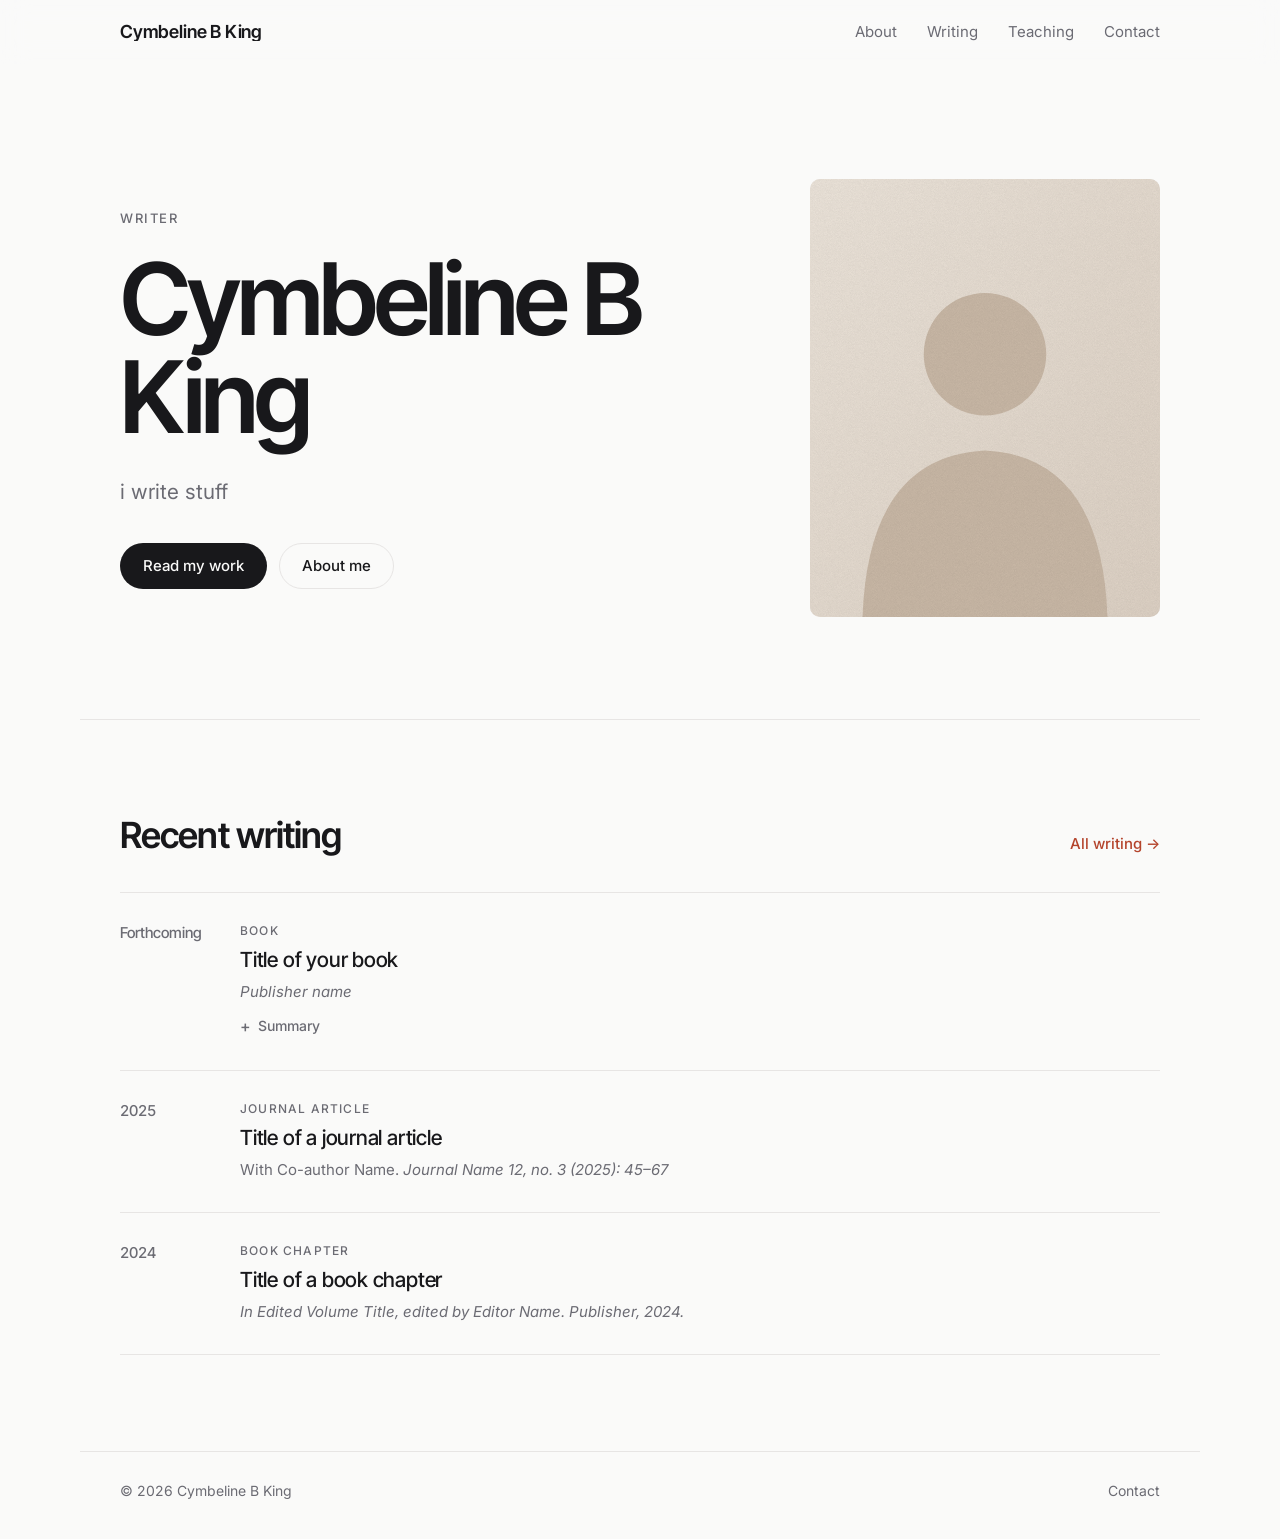
<file: index.html>
<!doctype html>
<html lang="en" class="loading">
<head>
  <meta charset="utf-8">
  <meta name="viewport" content="width=device-width, initial-scale=1">
  <title>Cymbeline B King</title>
  <meta name="description" content="Cymbeline B King: research, writing and publications.">
  <meta property="og:title" content="Cymbeline B King">
  <meta property="og:description" content="Research, writing and publications.">
  <meta property="og:type" content="website">
  <meta name="theme-color" content="#fafaf9" media="(prefers-color-scheme: light)">
  <meta name="theme-color" content="#0f0f10" media="(prefers-color-scheme: dark)">
  <link rel="icon" href="favicon.svg" type="image/svg+xml">
  <link rel="preconnect" href="https://fonts.googleapis.com">
  <link rel="preconnect" href="https://fonts.gstatic.com" crossorigin>
  <link href="https://fonts.googleapis.com/css2?family=Inter:wght@400;500&family=Inter+Tight:wght@500;600&display=swap" rel="stylesheet">
  <link rel="stylesheet" href="styles.css">
</head>
<body data-page="home">
  <a class="skip-link" href="#main">Skip to content</a>
  <!-- The menu and footer are filled in by script.js so every page shares them. -->
  <header class="nav" id="nav"></header>

  <main id="main">
    <section class="hero wrap">
      <div class="hero-grid">
        <div class="hero-text">
          <p class="eyebrow" data-field="position"></p>
          <h1 class="hero-name" data-field="name"></h1>
          <p class="hero-intro" data-field="intro"></p>
          <div class="hero-actions">
            <a class="btn btn-solid" href="writing.html">Read my work</a>
            <a class="btn btn-ghost" href="about.html">About me</a>
            <a class="btn btn-ghost" data-cv target="_blank" rel="noopener" hidden>Download CV</a>
          </div>
        </div>
        <div class="hero-photo" data-photo-wrap>
          <img data-photo alt="">
        </div>
      </div>
    </section>

    <section class="section wrap" aria-labelledby="recent-title">
      <div class="section-head">
        <h2 id="recent-title">Recent writing</h2>
        <a class="more-link" href="writing.html">All writing &rarr;</a>
      </div>
      <ol class="pubs" id="pubs" data-home></ol>
    </section>
  </main>

  <footer class="footer wrap" id="footer"></footer>
  <script src="script.js"></script>
</body>
</html>
</file>
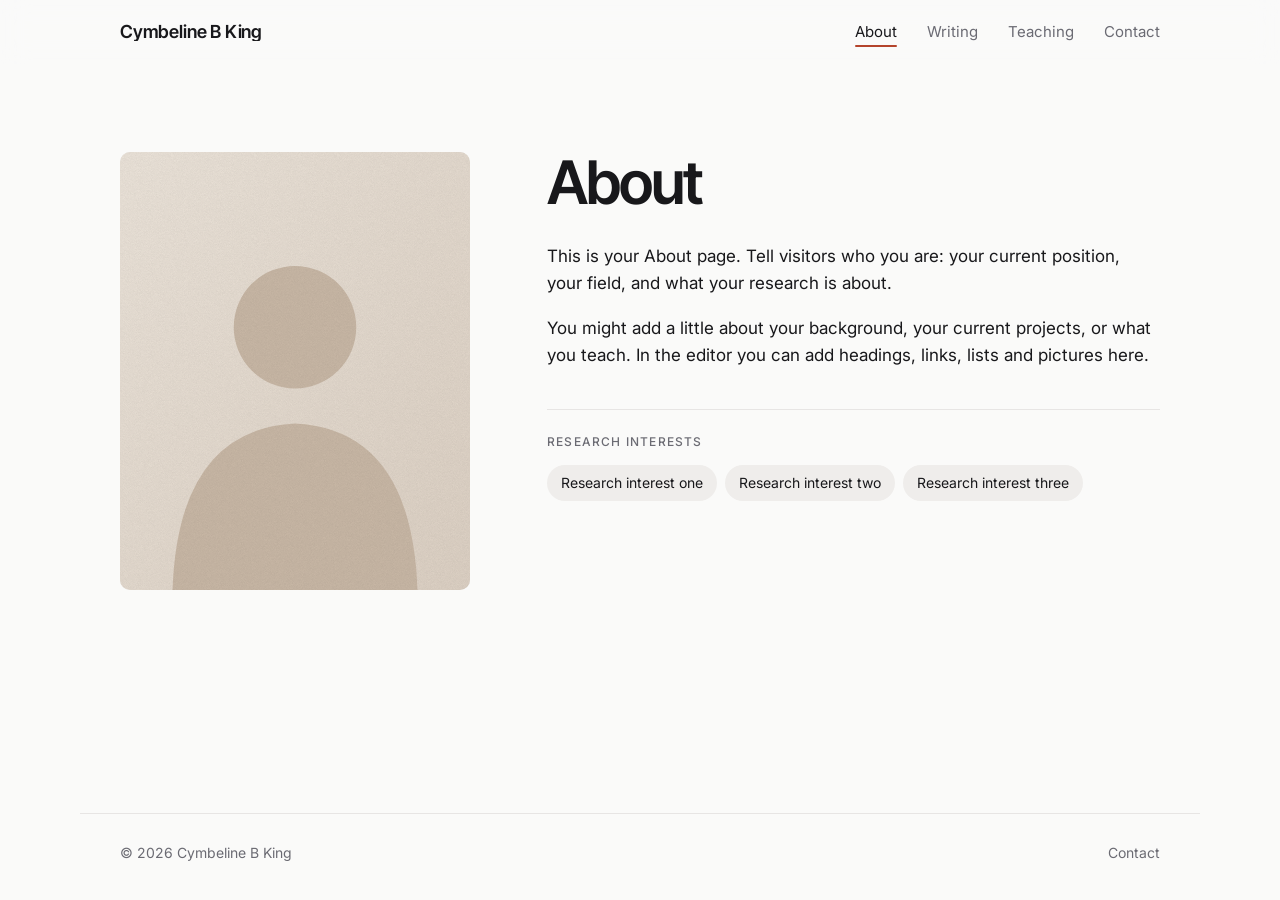
<file: about.html>
<!doctype html>
<html lang="en" class="loading">
<head>
  <meta charset="utf-8">
  <meta name="viewport" content="width=device-width, initial-scale=1">
  <title>About — Cymbeline B King</title>
  <meta name="description" content="Cymbeline B King: research, writing and publications.">
  <meta property="og:title" content="About — Cymbeline B King">
  <meta property="og:description" content="Research, writing and publications.">
  <meta property="og:type" content="website">
  <meta name="theme-color" content="#fafaf9" media="(prefers-color-scheme: light)">
  <meta name="theme-color" content="#0f0f10" media="(prefers-color-scheme: dark)">
  <link rel="icon" href="favicon.svg" type="image/svg+xml">
  <link rel="preconnect" href="https://fonts.googleapis.com">
  <link rel="preconnect" href="https://fonts.gstatic.com" crossorigin>
  <link href="https://fonts.googleapis.com/css2?family=Inter:wght@400;500&family=Inter+Tight:wght@500;600&display=swap" rel="stylesheet">
  <link rel="stylesheet" href="styles.css">
</head>
<body data-page="about">
  <a class="skip-link" href="#main">Skip to content</a>
  <!-- The menu and footer are filled in by script.js so every page shares them. -->
  <header class="nav" id="nav"></header>

  <main id="main">
    <section class="page wrap">
      <div class="about">
        <div class="about-photo" data-photo-wrap>
          <img data-photo alt="" loading="lazy">
        </div>
        <div class="about-text">
          <h1 class="page-title">About</h1>
          <div class="prose" id="about-body"></div>
          <div class="interests" id="interests-wrap" hidden>
            <h2>Research interests</h2>
            <ul class="tags" id="interests"></ul>
          </div>
        </div>
      </div>
    </section>
  </main>

  <footer class="footer wrap" id="footer"></footer>
  <script src="script.js"></script>
</body>
</html>
</file>
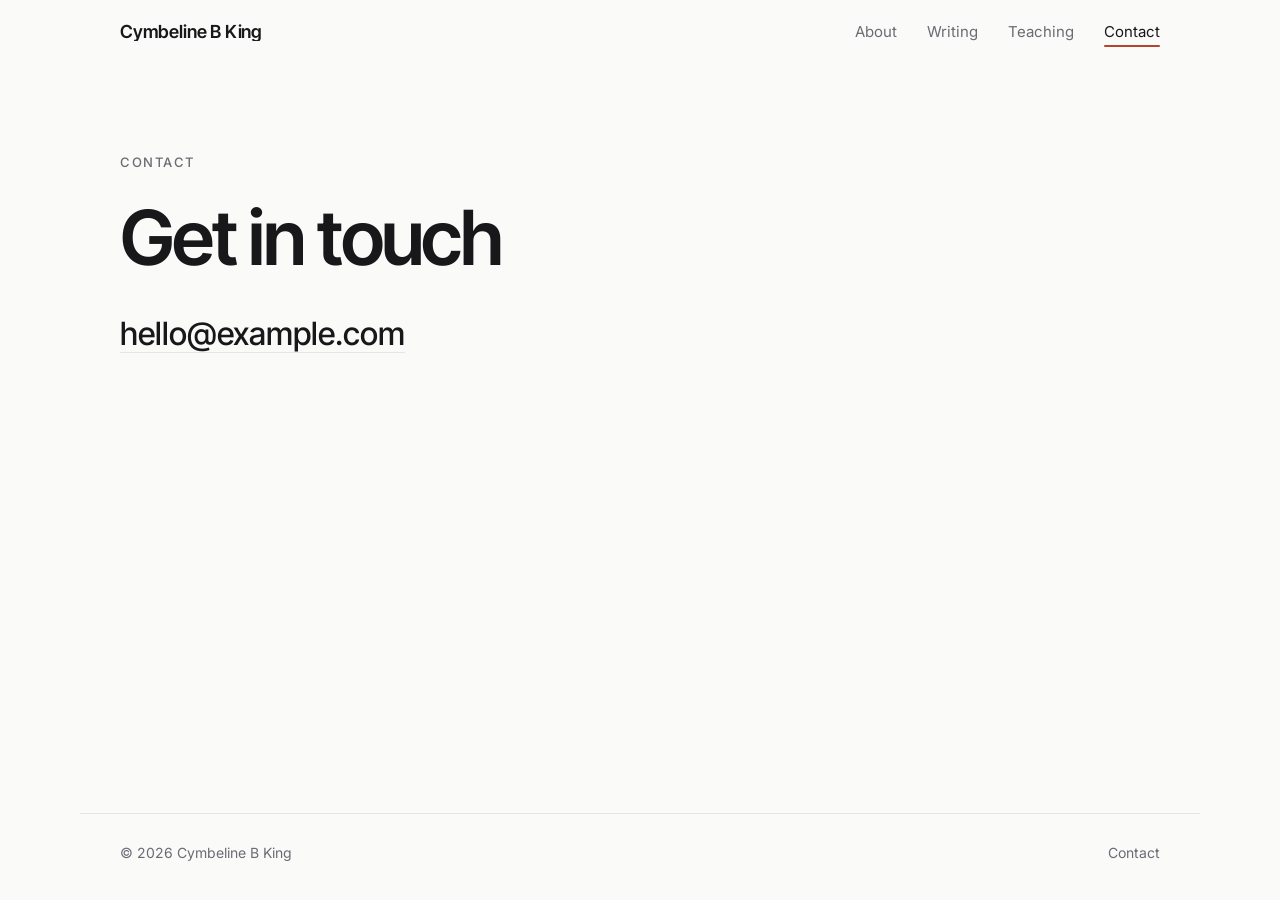
<file: contact.html>
<!doctype html>
<html lang="en" class="loading">
<head>
  <meta charset="utf-8">
  <meta name="viewport" content="width=device-width, initial-scale=1">
  <title>Contact — Cymbeline B King</title>
  <meta name="description" content="Cymbeline B King: research, writing and publications.">
  <meta property="og:title" content="Contact — Cymbeline B King">
  <meta property="og:description" content="Research, writing and publications.">
  <meta property="og:type" content="website">
  <meta name="theme-color" content="#fafaf9" media="(prefers-color-scheme: light)">
  <meta name="theme-color" content="#0f0f10" media="(prefers-color-scheme: dark)">
  <link rel="icon" href="favicon.svg" type="image/svg+xml">
  <link rel="preconnect" href="https://fonts.googleapis.com">
  <link rel="preconnect" href="https://fonts.gstatic.com" crossorigin>
  <link href="https://fonts.googleapis.com/css2?family=Inter:wght@400;500&family=Inter+Tight:wght@500;600&display=swap" rel="stylesheet">
  <link rel="stylesheet" href="styles.css">
</head>
<body data-page="contact">
  <a class="skip-link" href="#main">Skip to content</a>
  <!-- The menu and footer are filled in by script.js so every page shares them. -->
  <header class="nav" id="nav"></header>

  <main id="main">
    <section class="page wrap contact">
      <p class="eyebrow">Contact</p>
      <h1 class="contact-title" data-field="contactHeading"></h1>
      <a class="contact-email" id="contact-email" href="#" hidden></a>
      <ul class="socials" id="socials"></ul>
    </section>
  </main>

  <footer class="footer wrap" id="footer"></footer>
  <script src="script.js"></script>
</body>
</html>
</file>
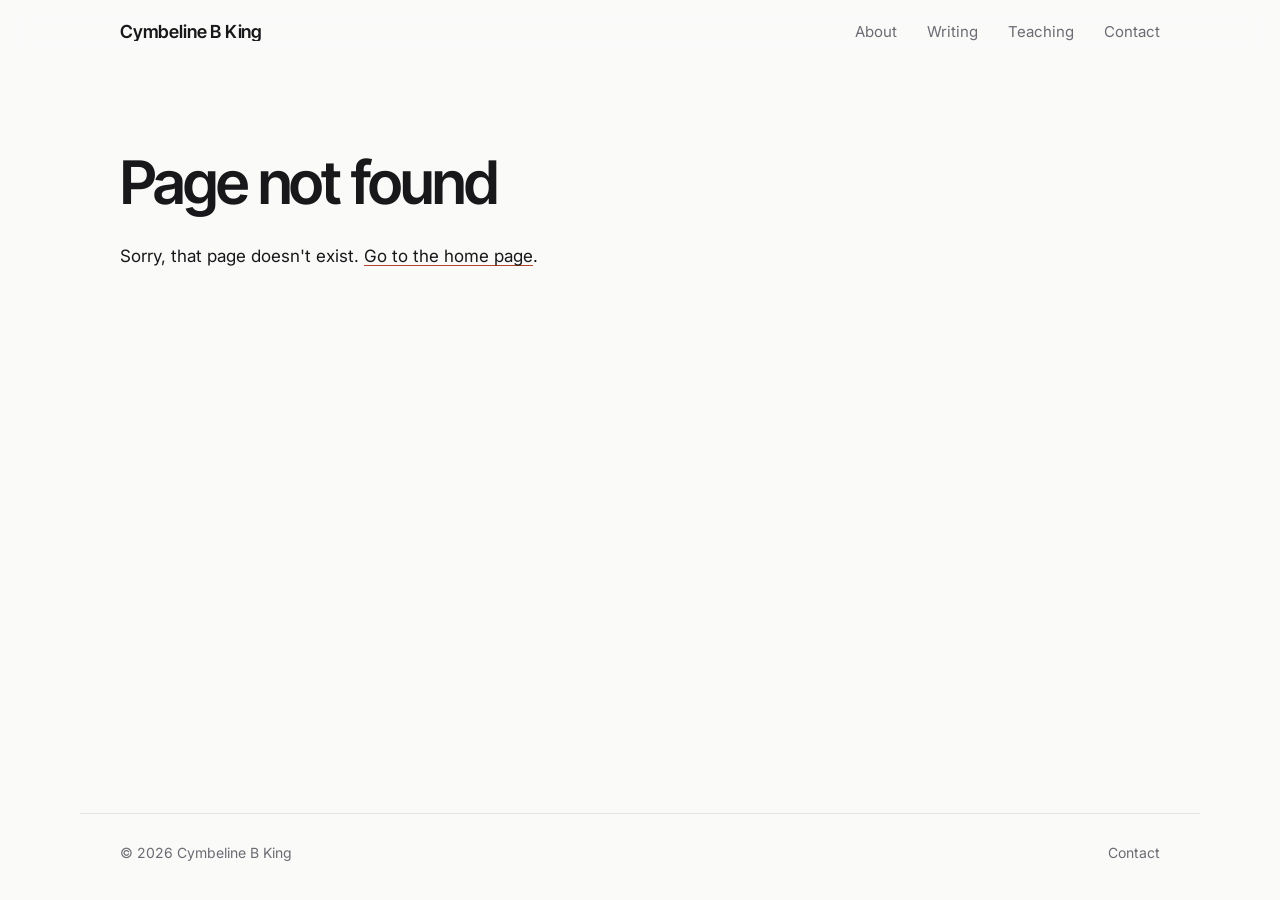
<file: page.html>
<!doctype html>
<html lang="en" class="loading">
<head>
  <meta charset="utf-8">
  <meta name="viewport" content="width=device-width, initial-scale=1">
  <title>Cymbeline B King</title>
  <meta name="description" content="Cymbeline B King: research, writing and publications.">
  <meta property="og:title" content="Cymbeline B King">
  <meta property="og:description" content="Research, writing and publications.">
  <meta property="og:type" content="website">
  <meta name="theme-color" content="#fafaf9" media="(prefers-color-scheme: light)">
  <meta name="theme-color" content="#0f0f10" media="(prefers-color-scheme: dark)">
  <link rel="icon" href="favicon.svg" type="image/svg+xml">
  <link rel="preconnect" href="https://fonts.googleapis.com">
  <link rel="preconnect" href="https://fonts.gstatic.com" crossorigin>
  <link href="https://fonts.googleapis.com/css2?family=Inter:wght@400;500&family=Inter+Tight:wght@500;600&display=swap" rel="stylesheet">
  <link rel="stylesheet" href="styles.css">
</head>
<body data-page="custom">
  <a class="skip-link" href="#main">Skip to content</a>
  <!-- The menu and footer are filled in by script.js so every page shares them. -->
  <header class="nav" id="nav"></header>

  <main id="main">
    <article class="page wrap">
      <h1 class="page-title" id="page-title"></h1>
      <div class="prose" id="page-body"></div>
    </article>
  </main>

  <footer class="footer wrap" id="footer"></footer>
  <script src="script.js"></script>
</body>
</html>
</file>
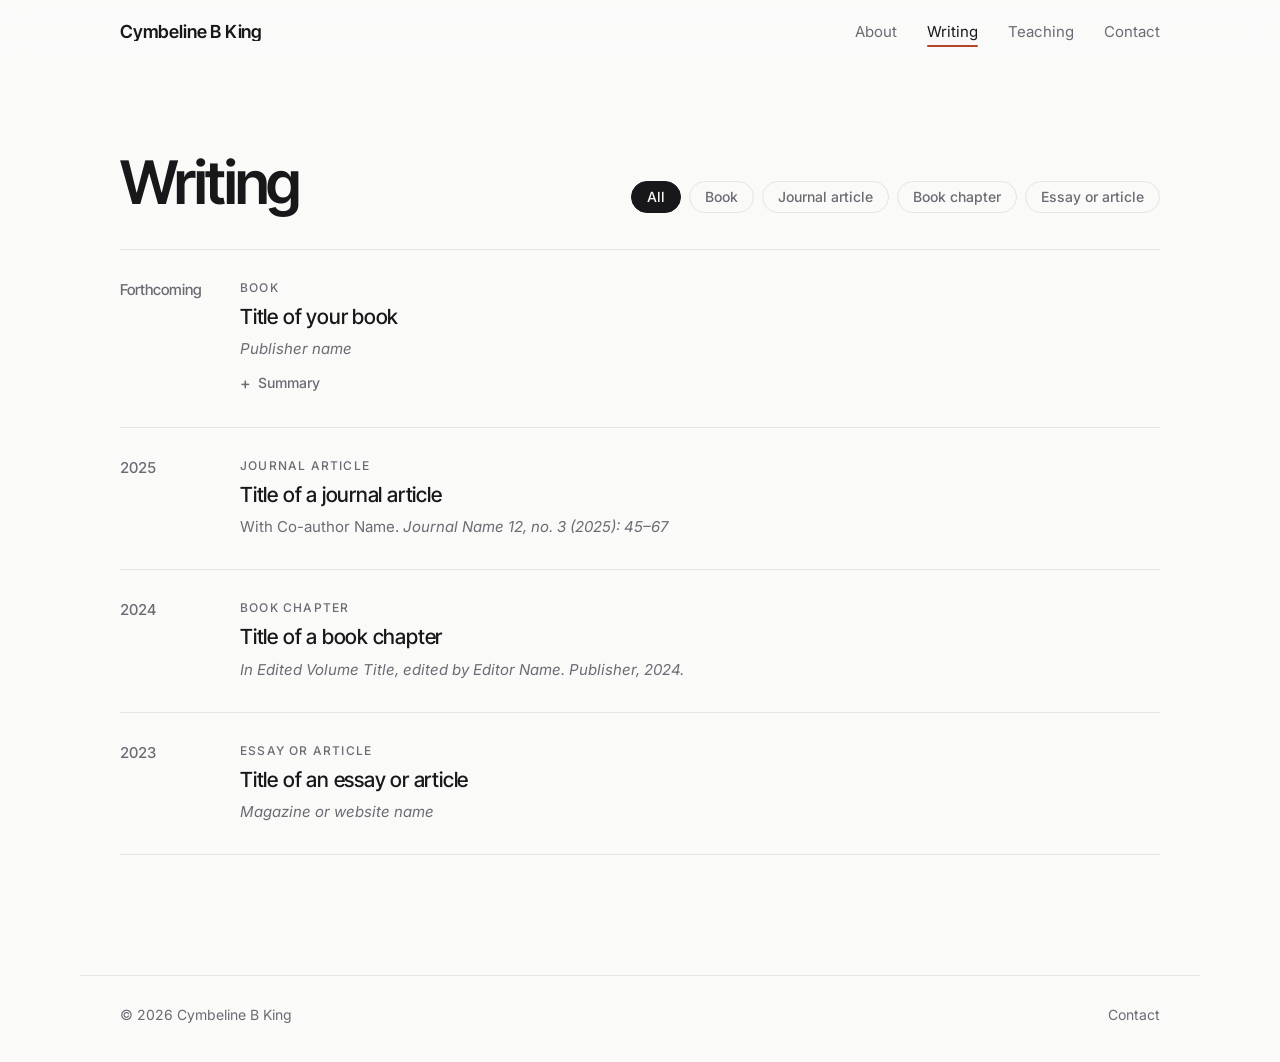
<file: writing.html>
<!doctype html>
<html lang="en" class="loading">
<head>
  <meta charset="utf-8">
  <meta name="viewport" content="width=device-width, initial-scale=1">
  <title>Writing — Cymbeline B King</title>
  <meta name="description" content="Cymbeline B King: research, writing and publications.">
  <meta property="og:title" content="Writing — Cymbeline B King">
  <meta property="og:description" content="Research, writing and publications.">
  <meta property="og:type" content="website">
  <meta name="theme-color" content="#fafaf9" media="(prefers-color-scheme: light)">
  <meta name="theme-color" content="#0f0f10" media="(prefers-color-scheme: dark)">
  <link rel="icon" href="favicon.svg" type="image/svg+xml">
  <link rel="preconnect" href="https://fonts.googleapis.com">
  <link rel="preconnect" href="https://fonts.gstatic.com" crossorigin>
  <link href="https://fonts.googleapis.com/css2?family=Inter:wght@400;500&family=Inter+Tight:wght@500;600&display=swap" rel="stylesheet">
  <link rel="stylesheet" href="styles.css">
</head>
<body data-page="writing">
  <a class="skip-link" href="#main">Skip to content</a>
  <!-- The menu and footer are filled in by script.js so every page shares them. -->
  <header class="nav" id="nav"></header>

  <main id="main">
    <section class="page wrap">
      <div class="section-head">
        <h1 class="page-title">Writing</h1>
        <div class="filters" id="filters" role="group" aria-label="Filter by type"></div>
      </div>
      <ol class="pubs" id="pubs"></ol>
    </section>
  </main>

  <footer class="footer wrap" id="footer"></footer>
  <script src="script.js"></script>
</body>
</html>
</file>
<file: styles.css>
/* ---------- Theme ---------- */
:root {
  --bg: #fafaf9;
  --surface: #ffffff;
  --text: #18181b;
  --muted: #6b6b73;
  --line: #e7e5e4;
  --accent: #b4442c;
  --placeholder: #efedeb;

  --font-body: "Inter", system-ui, -apple-system, "Segoe UI", Roboto, sans-serif;
  --font-head: "Inter Tight", "Inter", system-ui, -apple-system, "Segoe UI", Roboto, sans-serif;
  --wrap: 1120px;
  --gutter: clamp(16px, 4vw, 40px);
  --radius: 10px;
  --nav-h: 64px;
  color-scheme: light;
}

@media (prefers-color-scheme: dark) {
  :root {
    --bg: #0f0f10;
    --surface: #18181b;
    --text: #f4f4f5;
    --muted: #a1a1aa;
    --line: #27272a;
    --accent: #ee8a6f;
    --placeholder: #1f1f23;
    color-scheme: dark;
  }
}

/* ---------- Base ---------- */
*, *::before, *::after { box-sizing: border-box; }

html {
  scroll-padding-top: var(--nav-h);
  -webkit-text-size-adjust: 100%;
}

body {
  margin: 0;
  min-height: 100vh;
  display: flex;
  flex-direction: column;
  background: var(--bg);
  color: var(--text);
  font: 400 16px/1.6 var(--font-body);
  -webkit-font-smoothing: antialiased;
  overflow-x: hidden;
}
main { flex: 1; }

img { display: block; max-width: 100%; }
a { color: inherit; }
h1, h2, h3 { font-family: var(--font-head); font-weight: 600; }
[hidden] { display: none !important; }

:focus-visible { outline: 2px solid var(--accent); outline-offset: 3px; border-radius: 4px; }

.wrap {
  width: 100%;
  max-width: var(--wrap);
  margin-inline: auto;
  padding-inline: var(--gutter);
}

.skip-link {
  position: absolute; left: 12px; top: -48px; z-index: 200;
  padding: 8px 14px; border-radius: 8px;
  background: var(--text); color: var(--bg); text-decoration: none;
}
.skip-link:focus { top: 12px; }

main, .footer, .nav-inner { transition: opacity .35s ease; }
html.loading main, html.loading .footer, html.loading .nav-inner { opacity: 0; }

.eyebrow {
  margin: 0;
  font-size: 13px;
  font-weight: 500;
  letter-spacing: .12em;
  text-transform: uppercase;
  color: var(--muted);
}

/* ---------- Menu ---------- */
.nav {
  position: sticky; top: 0; z-index: 50;
  height: var(--nav-h);
  background: color-mix(in srgb, var(--bg) 85%, transparent);
  -webkit-backdrop-filter: saturate(1.4) blur(14px);
  backdrop-filter: saturate(1.4) blur(14px);
  border-bottom: 1px solid transparent;
  transition: border-color .2s ease;
}
.nav.scrolled, .nav.open { border-bottom-color: var(--line); }
.nav-inner { height: 100%; display: flex; align-items: center; justify-content: space-between; gap: 16px; }
.nav-name {
  font: 600 18px/1 var(--font-head);
  letter-spacing: -.01em;
  text-decoration: none;
  white-space: nowrap; overflow: hidden; text-overflow: ellipsis;
}
.nav-links { display: flex; gap: clamp(18px, 2.6vw, 30px); margin: 0; padding: 0; list-style: none; }
.nav-links a {
  position: relative;
  font-size: 15px; color: var(--muted); text-decoration: none;
  transition: color .15s ease;
}
.nav-links a:hover, .nav-links a[aria-current="page"] { color: var(--text); }
.nav-links a[aria-current="page"]::after {
  content: ""; position: absolute; left: 0; right: 0; bottom: -6px;
  height: 2px; border-radius: 2px; background: var(--accent);
}
.menu-btn {
  display: none;
  min-height: 40px; padding: 0 16px;
  border: 1px solid var(--line); border-radius: 999px;
  background: transparent; color: var(--text);
  font: 500 14px/1 var(--font-body);
  cursor: pointer;
}

@media (max-width: 759px) {
  .menu-btn { display: inline-flex; align-items: center; }
  .nav-links {
    display: none;
    position: absolute; top: var(--nav-h); left: 0; right: 0;
    flex-direction: column; gap: 0;
    padding: 4px var(--gutter) 20px;
    background: var(--bg);
    border-bottom: 1px solid var(--line);
    box-shadow: 0 16px 32px -24px rgba(0, 0, 0, .35);
  }
  .nav.open .nav-links { display: flex; }
  .nav-links a {
    display: block; padding: 14px 0;
    font-size: 18px; color: var(--text);
    border-bottom: 1px solid var(--line);
  }
  .nav-links li:last-child a { border-bottom: 0; }
  .nav-links a[aria-current="page"] { color: var(--accent); }
  .nav-links a[aria-current="page"]::after { display: none; }
}

/* ---------- Home ---------- */
.hero { padding-block: clamp(40px, 9vw, 120px) clamp(56px, 8vw, 104px); }
.hero-grid { display: grid; gap: 28px; align-items: center; }
.hero-photo { order: -1; width: 104px; }
.hero-photo img {
  width: 100%; aspect-ratio: 1; object-fit: cover;
  border-radius: 50%;
  background: var(--placeholder);
}
@media (min-width: 860px) {
  .hero-grid { grid-template-columns: 7fr 4fr; gap: clamp(48px, 6vw, 88px); }
  .hero-photo { order: 0; width: auto; }
  .hero-photo img { aspect-ratio: 4 / 5; border-radius: var(--radius); }
}
.hero-name {
  margin: .22em 0 .3em;
  font-size: clamp(3rem, 8.5vw, 6.25rem);
  line-height: .98;
  letter-spacing: -.04em;
  overflow-wrap: anywhere;
}
.hero-intro {
  margin: 0;
  max-width: 38ch;
  font-size: clamp(1.1rem, 2vw, 1.3rem);
  line-height: 1.55;
  color: var(--muted);
}
.hero-actions { display: flex; flex-wrap: wrap; gap: 12px; margin-top: 34px; }

.btn {
  display: inline-flex; align-items: center; justify-content: center;
  min-height: 46px; padding: 0 22px;
  border-radius: 999px; border: 1px solid transparent;
  font: 500 15px/1 var(--font-body);
  text-decoration: none;
  transition: transform .15s ease, background-color .15s ease, border-color .15s ease;
}
.btn:active { transform: translateY(1px); }
.btn-solid { background: var(--text); color: var(--bg); }
.btn-solid:hover { background: color-mix(in srgb, var(--text) 85%, var(--bg)); }
.btn-ghost { border-color: var(--line); }
.btn-ghost:hover { border-color: var(--text); }

/* ---------- Sections & page titles ---------- */
.section { padding-block: clamp(48px, 8vw, 96px); border-top: 1px solid var(--line); }
.section h2 { margin: 0; font-size: clamp(1.6rem, 3.2vw, 2.25rem); line-height: 1.1; letter-spacing: -.025em; }
.section-head {
  display: flex; flex-wrap: wrap; align-items: flex-end; justify-content: space-between;
  gap: 16px 24px;
  margin-bottom: clamp(20px, 3.5vw, 36px);
}
.more-link { font-size: 15px; font-weight: 500; text-decoration: none; color: var(--accent); }
.more-link:hover { text-decoration: underline; text-underline-offset: .2em; }

.page { padding-block: clamp(40px, 7vw, 88px) clamp(64px, 10vw, 120px); }
.page-title {
  margin: 0 0 .5em;
  font-size: clamp(2.25rem, 6vw, 3.75rem);
  line-height: 1.02;
  letter-spacing: -.035em;
}
.section-head .page-title { margin: 0; }

/* Text written in the editor (About + extra pages) */
.prose { max-width: 66ch; font-size: 1.0625rem; }
.prose > :first-child { margin-top: 0; }
.prose p, .prose ul, .prose ol, .prose blockquote { margin: 0 0 1em; }
.prose h2 { margin: 1.8em 0 .5em; font-size: 1.5rem; letter-spacing: -.02em; line-height: 1.2; }
.prose h3 { margin: 1.5em 0 .4em; font-size: 1.2rem; letter-spacing: -.01em; }
.prose ul, .prose ol { padding-left: 1.3em; }
.prose li { margin-bottom: .3em; }
.prose a { text-decoration-color: var(--accent); text-underline-offset: .2em; }
.prose a:hover { color: var(--accent); }
.prose blockquote { padding-left: 1em; border-left: 3px solid var(--line); color: var(--muted); }
.prose img { border-radius: var(--radius); margin-block: 1.5em; height: auto; }
.prose hr { border: 0; border-top: 1px solid var(--line); margin: 2em 0; }

/* ---------- About ---------- */
.about { display: grid; gap: 32px; }
@media (min-width: 860px) {
  .about { grid-template-columns: 4fr 7fr; gap: clamp(40px, 6vw, 88px); align-items: start; }
  .about.no-photo { grid-template-columns: 1fr; }
  .about-photo { position: sticky; top: calc(var(--nav-h) + 24px); }
}
.about-photo img {
  width: 100%;
  aspect-ratio: 4 / 5;
  object-fit: cover;
  border-radius: var(--radius);
  background: var(--placeholder);
}
@media (max-width: 859px) { .about-photo { max-width: 320px; } }

.interests { margin-top: 40px; padding-top: 24px; border-top: 1px solid var(--line); }
.interests h2 {
  margin: 0 0 14px;
  font: 500 12px/1.4 var(--font-body);
  letter-spacing: .1em; text-transform: uppercase; color: var(--muted);
}
.tags { display: flex; flex-wrap: wrap; gap: 8px; margin: 0; padding: 0; list-style: none; }
.tags li { padding: 7px 14px; border-radius: 999px; background: var(--placeholder); font-size: 14px; }

/* ---------- Filters ---------- */
.filters {
  display: flex; gap: 8px;
  max-width: 100%;
  overflow-x: auto; scrollbar-width: none;
  margin-inline: calc(var(--gutter) * -1); padding-inline: var(--gutter);
}
.filters::-webkit-scrollbar { display: none; }
@media (min-width: 720px) { .filters { margin-inline: 0; padding-inline: 0; flex-wrap: wrap; justify-content: flex-end; } }
.chip {
  flex: none;
  padding: 8px 15px;
  border-radius: 999px;
  border: 1px solid var(--line);
  background: transparent;
  color: var(--muted);
  font: 500 14px/1 var(--font-body);
  cursor: pointer;
  transition: color .15s ease, background-color .15s ease, border-color .15s ease;
}
.chip:hover { color: var(--text); border-color: var(--muted); }
.chip[aria-pressed="true"] { background: var(--text); border-color: var(--text); color: var(--bg); }

/* ---------- Writing list ---------- */
.pubs { list-style: none; margin: 0; padding: 0; border-top: 1px solid var(--line); }
.pub {
  display: grid;
  grid-template-columns: minmax(0, 1fr);
  gap: 16px;
  padding: 22px 0 24px;
  border-bottom: 1px solid var(--line);
  animation: rise .45s ease both;
}
@keyframes rise { from { opacity: 0; transform: translateY(8px); } to { opacity: 1; transform: none; } }
.pub.has-cover { grid-template-columns: minmax(0, 1fr) 72px; }
.pub-year { display: none; }
@media (min-width: 720px) {
  .pub { grid-template-columns: 96px minmax(0, 1fr); gap: 24px; padding: 28px 0 30px; }
  .pub.has-cover { grid-template-columns: 96px minmax(0, 1fr) 96px; }
  .pub-year {
    display: block; padding-top: 1px;
    font: 500 15px/1.5 var(--font-head);
    color: var(--muted);
    font-variant-numeric: tabular-nums;
  }
  .pub-year-inline { display: none; }
}
.pub-type {
  margin: 0 0 6px;
  font-size: 12px; font-weight: 500;
  letter-spacing: .1em; text-transform: uppercase;
  color: var(--muted);
}
.pub-title {
  margin: 0;
  font: 500 clamp(1.08rem, 1.9vw, 1.3rem)/1.35 var(--font-head);
  letter-spacing: -.01em;
  max-width: 52ch;
}
.pub-title a { text-decoration: none; }
.pub-title a:hover { text-decoration: underline; text-decoration-color: var(--accent); text-underline-offset: .2em; }
.pub-cite { margin: 6px 0 0; color: var(--muted); font-size: 15px; max-width: 70ch; }
.pub-summary { margin-top: 10px; }
.pub-summary summary {
  display: inline-flex; align-items: center; gap: 6px;
  font-size: 14px; font-weight: 500; color: var(--muted);
  cursor: pointer; list-style: none;
}
.pub-summary summary::-webkit-details-marker { display: none; }
.pub-summary summary::before { content: "+"; font-size: 16px; line-height: 1; width: 12px; }
.pub-summary[open] summary::before { content: "−"; }
.pub-summary summary:hover { color: var(--text); }
.pub-summary p { margin: 8px 0 0; font-size: 15px; max-width: 70ch; white-space: pre-line; }
.pub-actions { display: flex; flex-wrap: wrap; gap: 8px 18px; margin-top: 12px; font-size: 14px; font-weight: 500; }
.pub-actions a { color: var(--accent); text-decoration: none; }
.pub-actions a:hover { text-decoration: underline; text-underline-offset: .2em; }
.pub-cover {
  width: 100%; height: auto;
  border-radius: 3px;
  box-shadow: 0 1px 2px rgba(0, 0, 0, .12), 0 8px 20px -10px rgba(0, 0, 0, .35);
}
.empty { padding: 24px 0; color: var(--muted); }

/* ---------- Contact ---------- */
.contact-title {
  margin: .35em 0 .5em;
  max-width: 16ch;
  font-size: clamp(2.5rem, 7vw, 4.75rem);
  line-height: 1.02;
  letter-spacing: -.035em;
}
.contact-email {
  display: inline-block;
  font: 500 clamp(1.25rem, 3.5vw, 2rem)/1.2 var(--font-head);
  text-decoration: underline;
  text-decoration-thickness: 1px;
  text-underline-offset: .22em;
  text-decoration-color: var(--line);
  overflow-wrap: anywhere;
  transition: color .15s ease, text-decoration-color .15s ease;
}
.contact-email:hover { color: var(--accent); text-decoration-color: currentColor; }
.socials { display: flex; flex-wrap: wrap; gap: 10px; margin: 36px 0 0; padding: 0; list-style: none; }
.socials a {
  display: inline-flex; align-items: center; min-height: 44px; padding: 0 18px;
  border: 1px solid var(--line); border-radius: 999px;
  font-size: 15px; text-decoration: none;
  transition: border-color .15s ease;
}
.socials a:hover { border-color: var(--text); }

/* ---------- Footer ---------- */
.footer {
  display: flex; flex-wrap: wrap; justify-content: space-between; gap: 12px;
  padding-block: 28px 36px;
  border-top: 1px solid var(--line);
  font-size: 14px; color: var(--muted);
}
.footer-links { display: flex; gap: 20px; }
.footer a { text-decoration: none; }
.footer a:hover { color: var(--text); }

/* ---------- Motion ---------- */
@media (prefers-reduced-motion: reduce) {
  *, *::before, *::after { animation: none !important; transition: none !important; }
}
</file>
